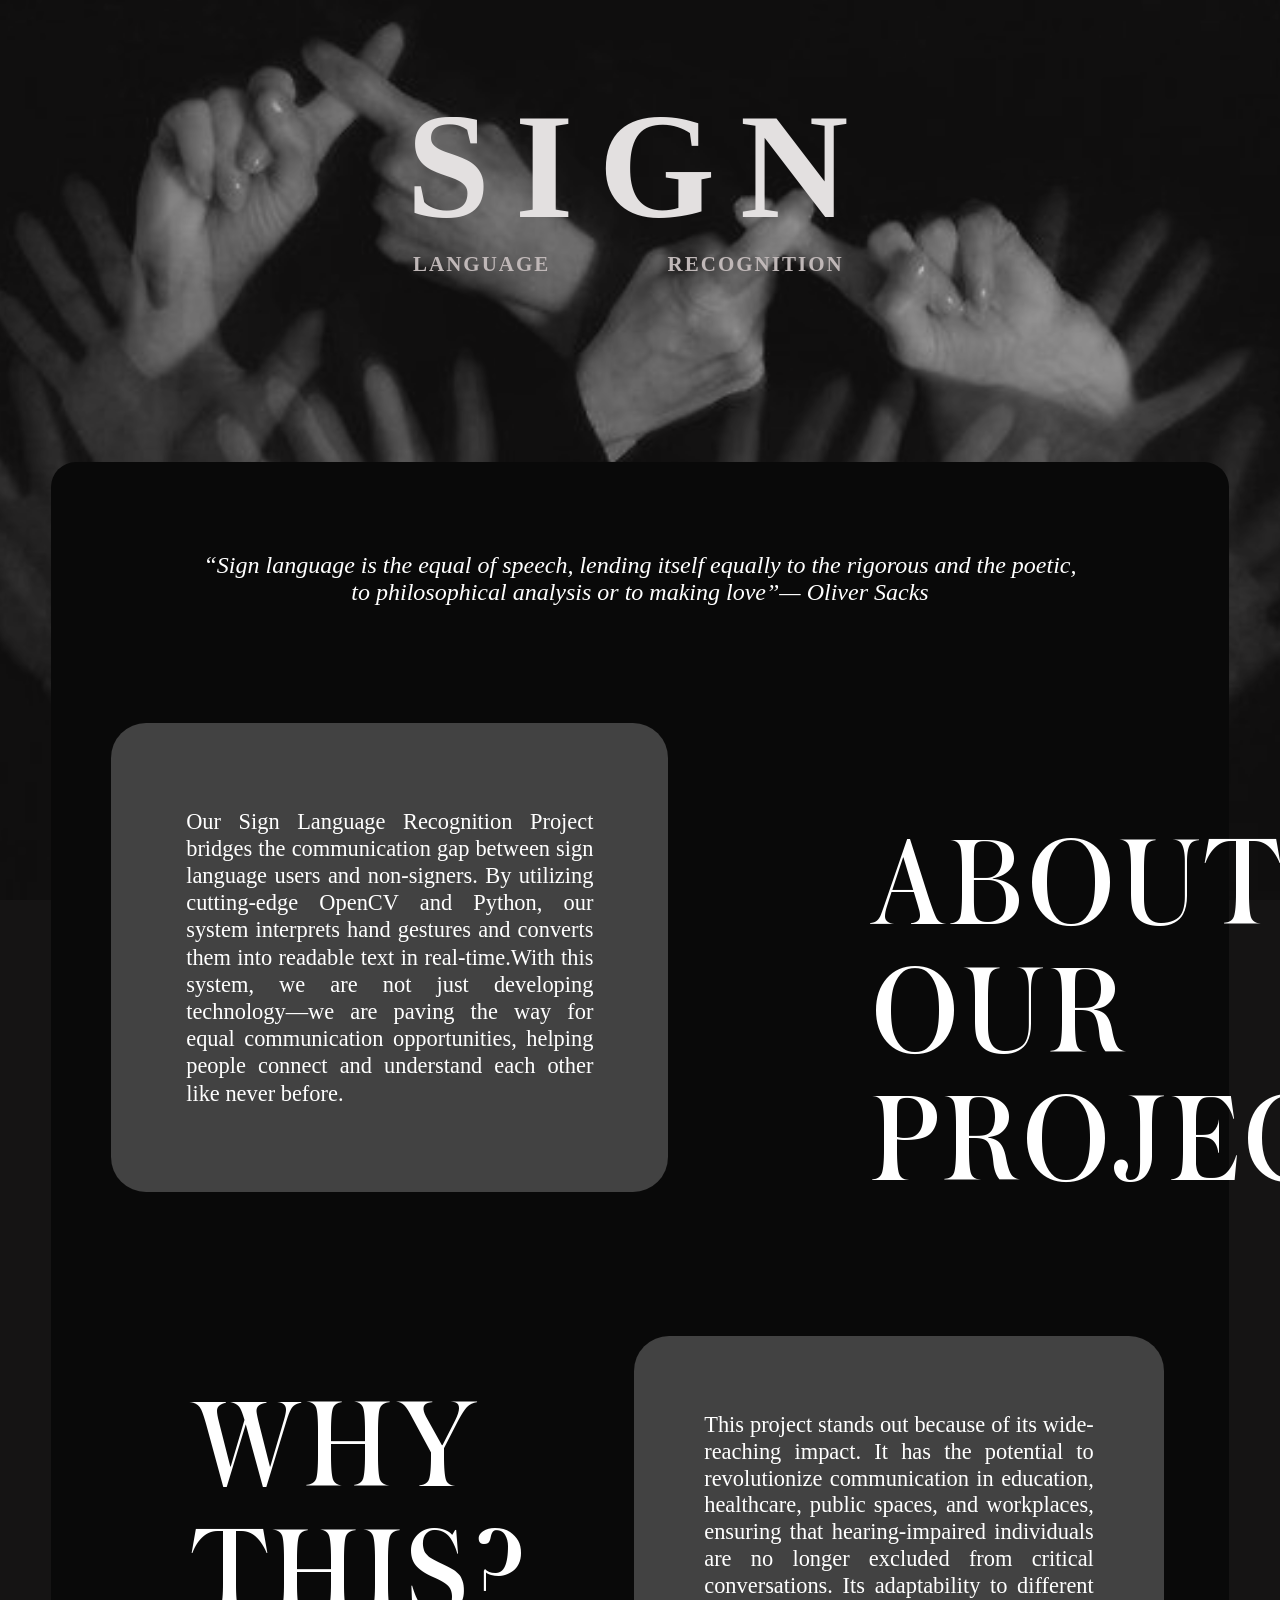
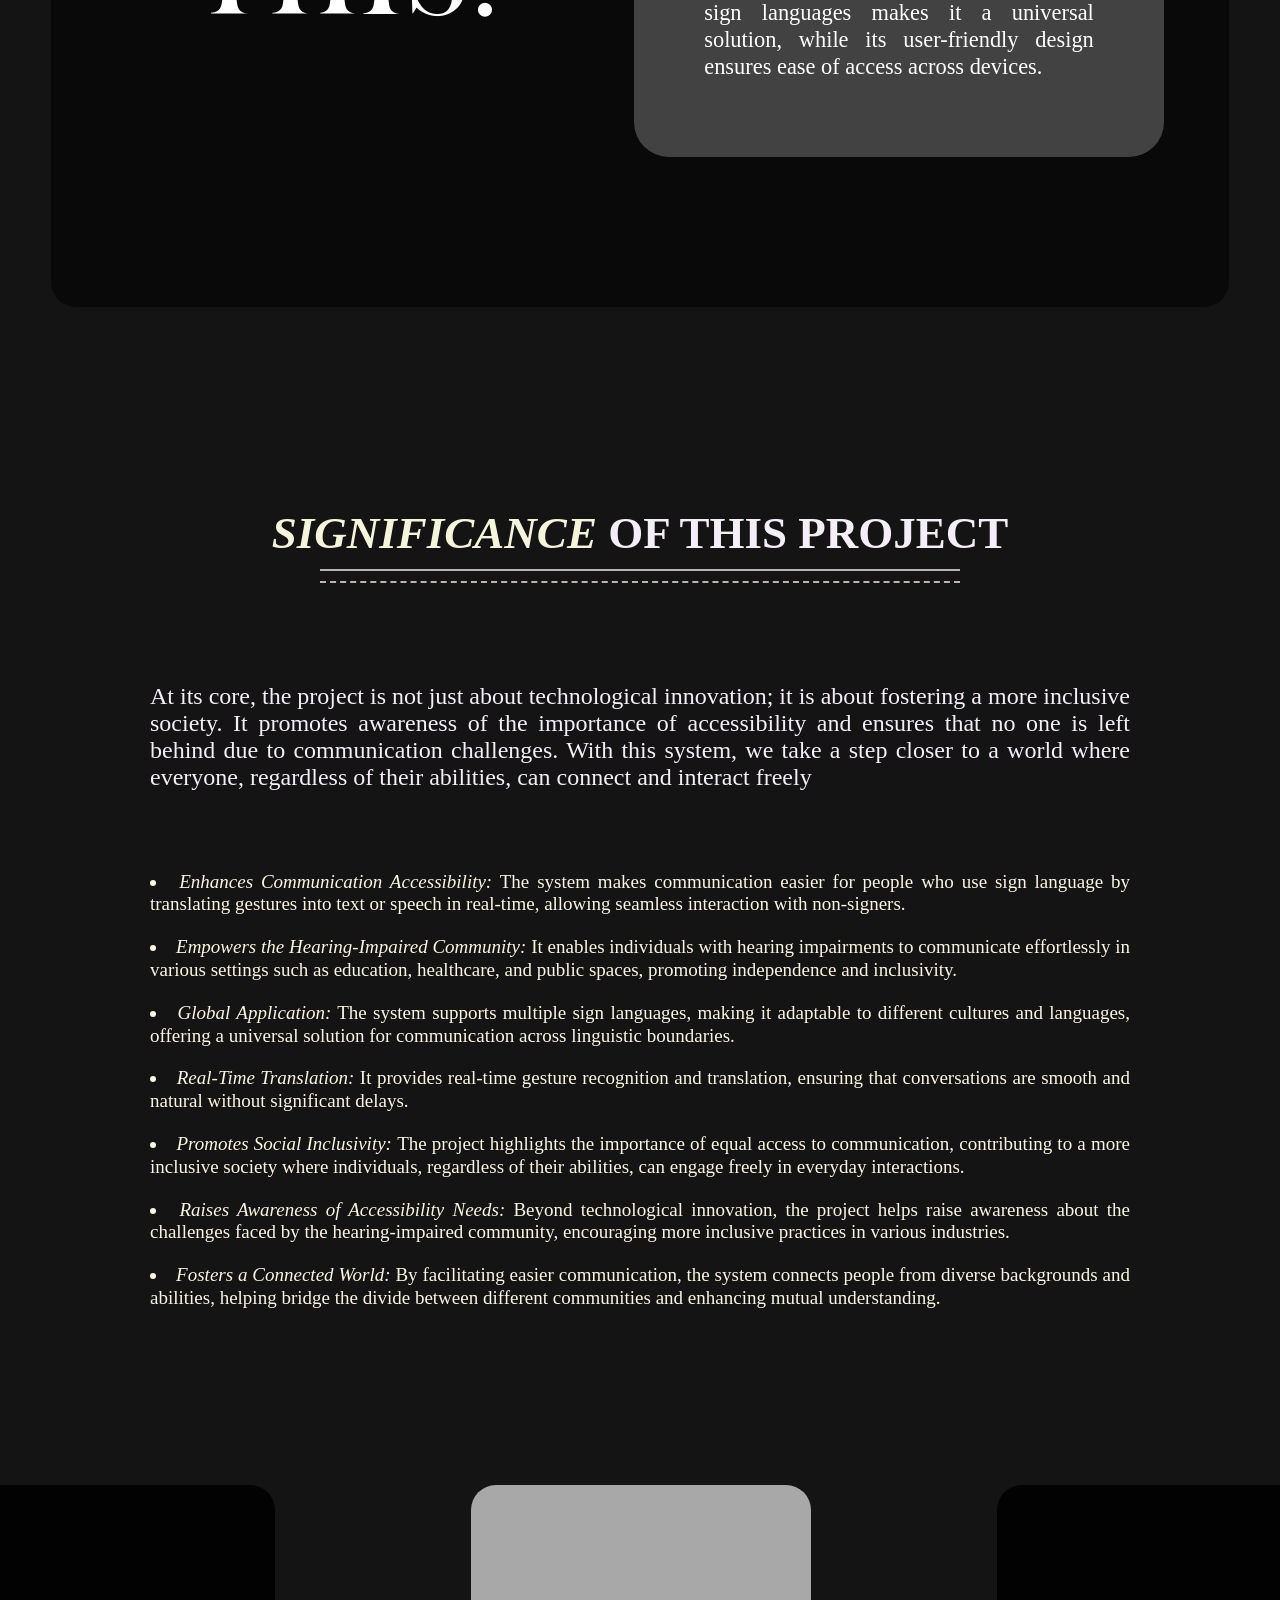
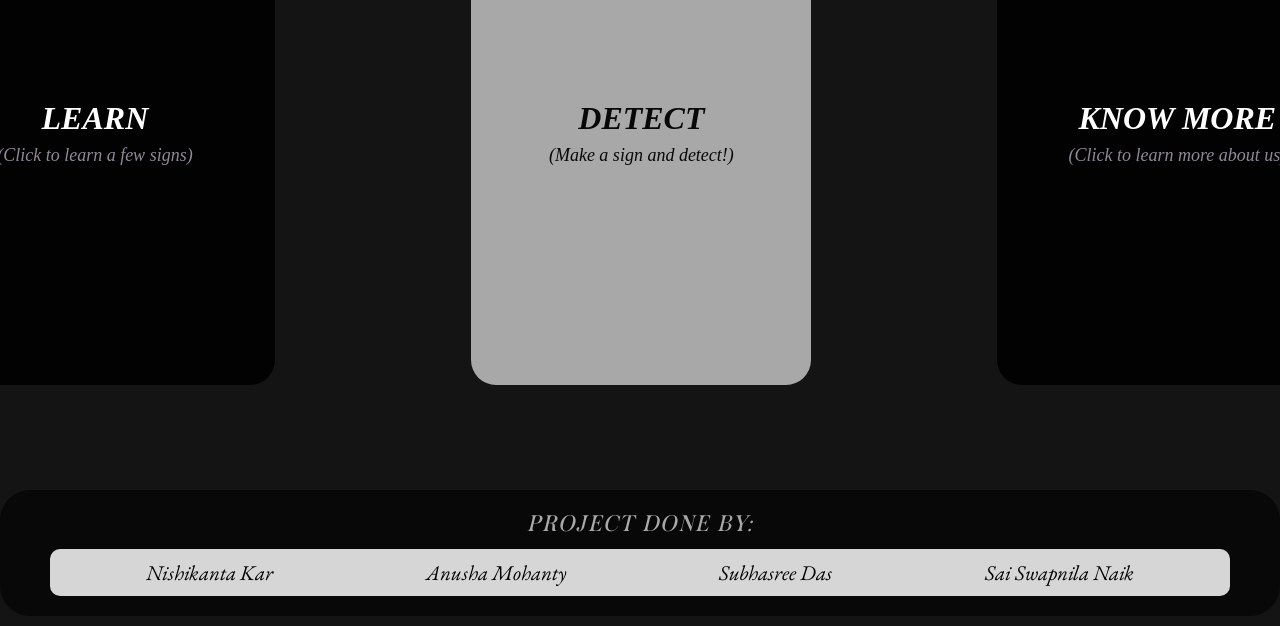
<file: index.html>
<!DOCTYPE html>
<html lang="en">
<head>
  <meta charset="UTF-8">
  <meta name="viewport" content="width=device-width, initial-scale=1.0">
  <title>Sign Language Recognition (Capstone)</title>
  <link rel="stylesheet" href="index.css">
</head>

<body>

  <section>
    <div class="title">
      <h1>SIGN</h1>
      <h4>LANGUAGE RECOGNITION</h4>
    </div>
  </section>

  <section class="box-section">
    <div class="box">
      <p class="p-one">“Sign language is the equal of speech, lending itself equally to the rigorous and the poetic,</p>
      <p class="p-two">to philosophical analysis or to making love”— Oliver Sacks</p>
      
      <div class="about-section">
        <div class="inner-box">
          <p class="about-content">Our Sign Language Recognition Project bridges the communication gap between sign language users and non-signers. By utilizing cutting-edge OpenCV and Python, our system interprets hand gestures and converts them into readable text in real-time.With this system, we are not just developing technology—we are paving the way for equal communication opportunities, helping people connect and understand each other like never before.</p>
        </div>
        <h2 class="h2-one">ABOUT OUR PROJECT</h2>
      </div>
      <div class="about-section2">
        <h2 class="h2-two">WHY THIS?</h2>
        <div class="inner-box2">
          <p class="about-content2">This project stands out because of its wide-reaching impact. It has the potential to revolutionize communication in education, healthcare, public spaces, and workplaces, ensuring that hearing-impaired individuals are no longer excluded from critical conversations. Its adaptability to different sign languages makes it a universal solution, while its user-friendly design ensures ease of access across devices.</p>
        </div>
      </div>
    </div>
  </section>
  
  <section class="significance">
    <h2 class="signi"><i style="color: beige;">SIGNIFICANCE</i> OF THIS PROJECT</h2>
    <hr class="line-one">
    <hr class="line-two">
    <p class="signi-content">At its core, the project is not just about technological innovation; it is about fostering a more inclusive society. It promotes awareness of the importance of accessibility and ensures that no one is left behind due to communication challenges. With this system, we take a step closer to a world where everyone, regardless of their abilities, can connect and interact freely</p>
    <li><i>Enhances Communication Accessibility:</i> The system makes communication easier for people who use sign language by translating gestures into text or speech in real-time, allowing seamless interaction with non-signers.</li>

    <li><i>Empowers the Hearing-Impaired Community:</i> It enables individuals with hearing impairments to communicate effortlessly in various settings such as education, healthcare, and public spaces, promoting independence and inclusivity.</li>
      
    <li><i>Global Application:</i> The system supports multiple sign languages, making it adaptable to different cultures and languages, offering a universal solution for communication across linguistic boundaries.</li>
      
    <li><i>Real-Time Translation:</i> It provides real-time gesture recognition and translation, ensuring that conversations are smooth and natural without significant delays.</li>
      
    <li><i>Promotes Social Inclusivity: </i>The project highlights the importance of equal access to communication, contributing to a more inclusive society where individuals, regardless of their abilities, can engage freely in everyday interactions.</li>
      
    <li><i>Raises Awareness of Accessibility Needs:</i> Beyond technological innovation, the project helps raise awareness about the challenges faced by the hearing-impaired community, encouraging more inclusive practices in various industries.</li>
      
    <li><i>Fosters a Connected World:</i> By facilitating easier communication, the system connects people from diverse backgrounds and abilities, helping bridge the divide between different communities and enhancing mutual understanding.</li>
  </section>

  <section class="boxes-section">
    <a href="learn.html" class="box-link">
    <div class="black-box">
      <h3><i>LEARN</i></h3>
      <p>(Click to learn a few signs)</p>
    </div>
    </a>

    <a href="detect.html" class="box-link">
    <div class="black-box">
      <h3><i>DETECT</i></h3>
      <p>(Make a sign and detect!)</p>
    </div>
    </a>

    <a href="http://www.deafanddumbsociety.org/" class="box-link">
    <div class="black-box">
      <h3><i>KNOW MORE</i></h3>
      <p>(Click to learn more about us)</p>
    </div>
    </a>
  </section>
  
  <footer class="footer-box">
    <div class="footer-content">
      <p class="footer-title">PROJECT DONE BY:</p>
      <div class="footer-names">
        <span>Nishikanta Kar</span>
        <span>Anusha Mohanty</span>
        <span>Subhasree Das</span>
        <span>Sai Swapnila Naik</span>
      </div>
    </div>
  </footer>
  
  
  

</body>
</html>
</file>
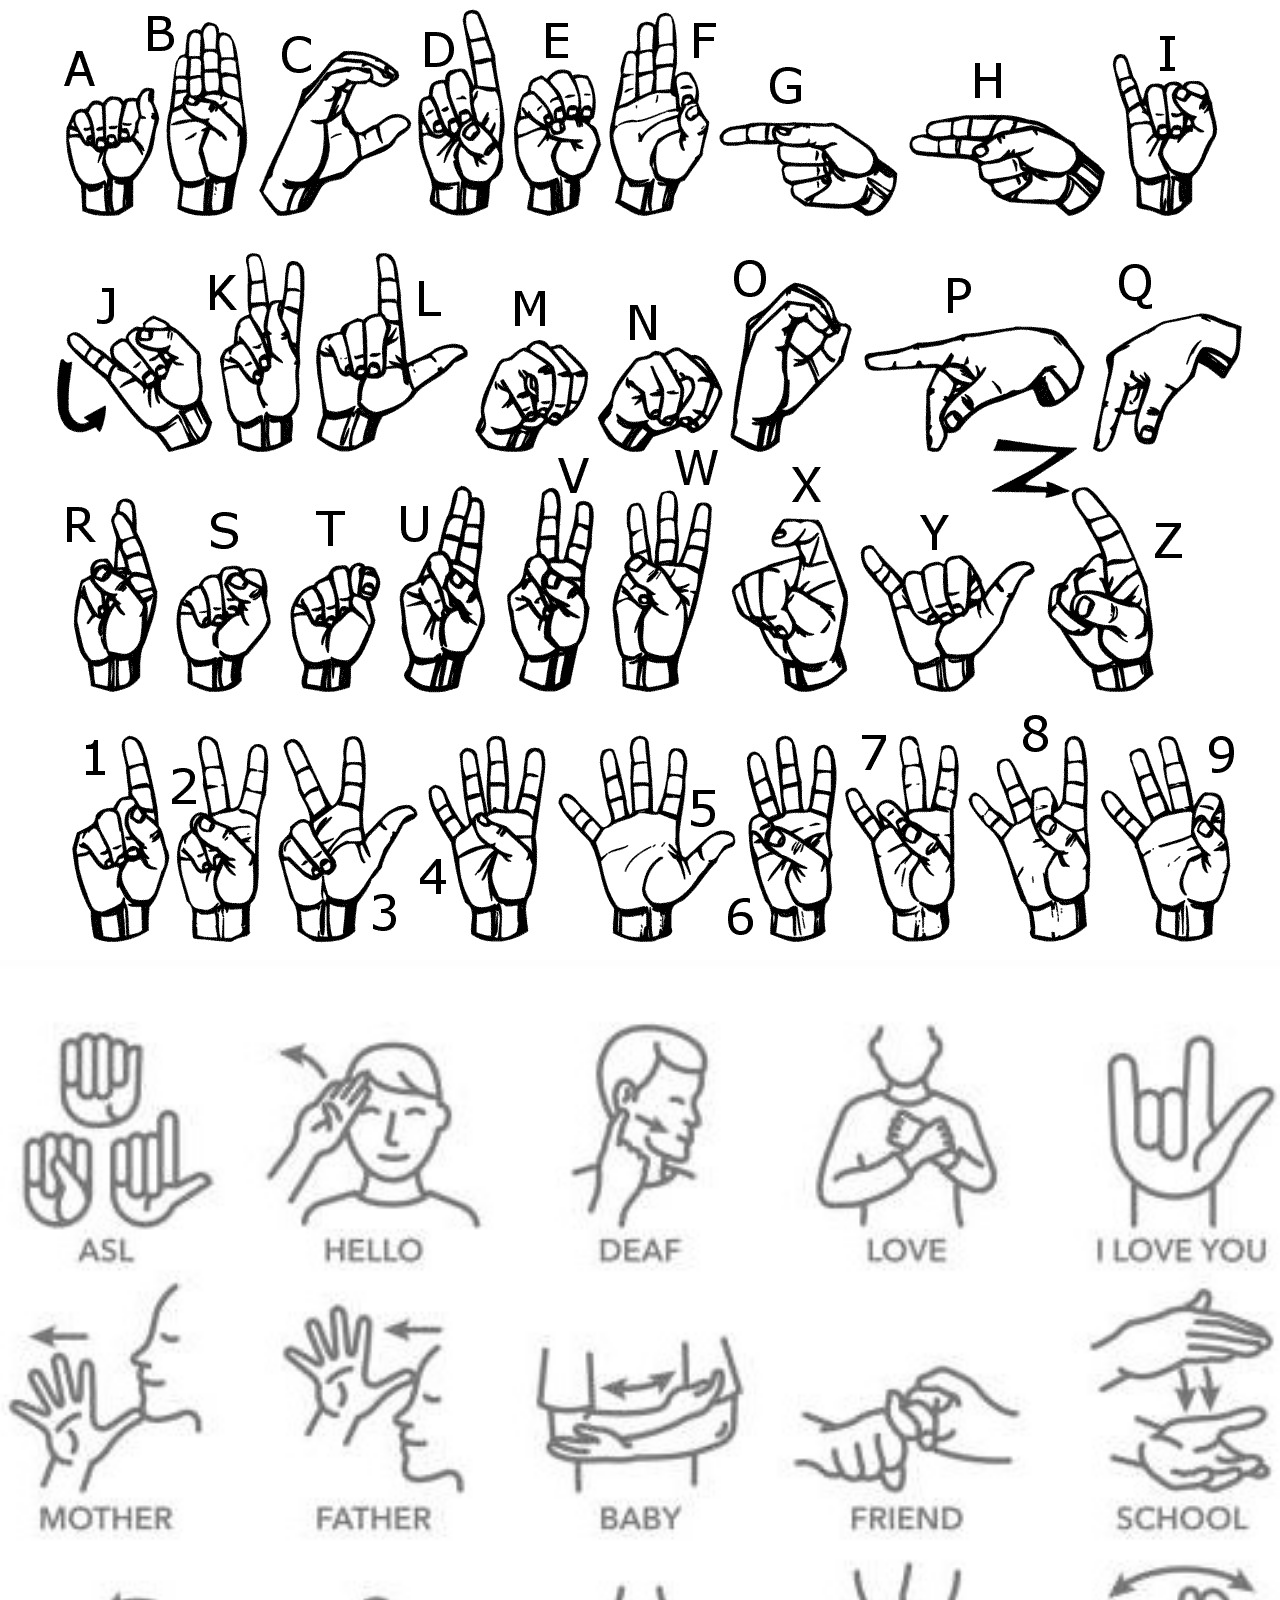
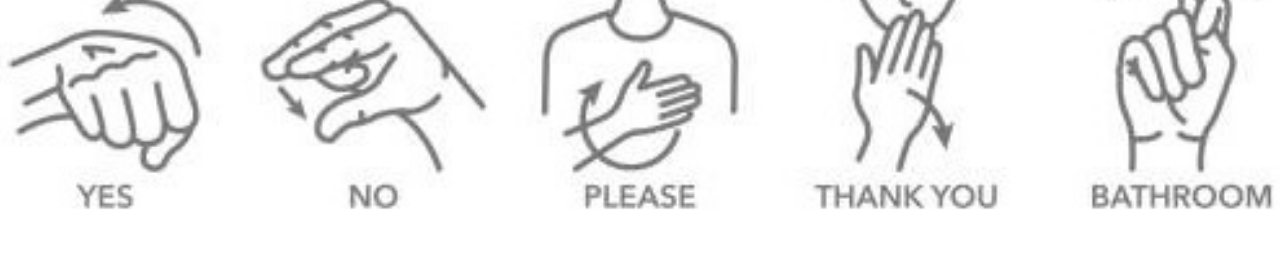
<file: learn.html>
<!DOCTYPE html>
<html lang="en">
<head>
    <meta charset="UTF-8">
    <meta name="viewport" content="width=device-width, initial-scale=1.0">
    <title>Learn</title>
    <link rel="stylesheet" href="learn.css">
</head>
<body>
    <div class="photo-container">
        <img src="photo1.jpg" alt="First Photo" class="first-photo">
        <img src="photo2.jpg" alt="Second Photo" class="second-photo">
    </div>
</body>
</html>
</file>
<file: index.css>
@import url('https://fonts.googleapis.com/css2?family=Titillium+Web:wght@200..900&family=EB+Garamond:ital,wght@0,400..800;1,400..800&display=swap');

@font-face {
  font-family: 'Austin';
  src: url('AustinCyr-Roman.woff2') format('woff2'),
       url('AustinCyr-Roman.woff') format('woff');
  font-weight: normal;
  font-style: normal;
}

@font-face {
  font-family: 'Adobe Garamond Pro';
  src: url('AGaramondPro-Regular.otf') format('otf');
  font-weight: normal;
  font-style: normal;
}

* {
  margin: 0;
  padding: 0;
  box-sizing: border-box;
  text-decoration: none;
  border: none;
  scroll-behavior: smooth;
}

:root {
  --bg-color: #080808;
  --second-bg-color: #131313;
  --text-color: white;
  --main-color: #474449;
}

html, body {
  width: 100%;
  overflow-x: hidden;
}

body {
  position: relative;
  background-image: url('sign.jpg');
  background-size: cover;
  background-position: center;
  background-repeat: no-repeat;
  background-attachment: fixed;
  background-color: var(--bg-color);
  display: flex;
  flex-direction: column;
  align-items: center;
  text-align: center;
  min-height: 100vh;
  margin: 0;
}

body::before {
  content: "";
  position: absolute;
  top: 0;
  left: 0;
  width: 100%;
  height: 100%;
  background-color: rgba(55, 52, 52, 0.273);
  z-index: -1;
}

h1 {
  font-size: 150px;
  color: rgb(227, 224, 224);
  font-family: 'Times New Roman', sans-serif;
  font-weight: 590;
  letter-spacing: 25px;
  margin-top: 80px;
  margin-bottom: 20px;
}

h4 {
  font-size: 21px;
  color: rgb(192, 184, 184);
  font-family: 'Times New Roman', serif;
  font-weight: 550;
  word-spacing: 110px;
  letter-spacing: 2px;
  padding-right: 5%;
  margin-top: -20px;
  margin-bottom: 8px;
}

.title {
  padding-bottom: 40%;
  position: relative;
}

.box-section {
  width: 100%;
  display: flex;
  justify-content: center;
  margin-top: -10px;
  flex-wrap: wrap;
}

.box {
  background-color: rgb(9, 9, 9);
  border-radius: 25px;
  padding: 100px;
  padding-top: 150px;
  padding-bottom: 150px;
  color: white;
  width: 92%;
  margin: auto;
}

p {
  font-family: 'Adobe Garamond Pro', serif;
  font-size: 24px;
  font-style: italic;
  text-align: center;
}

.p-one {
  margin-top: -60px;
  text-align: center;
}

p.about-content {
  font-style: normal;
  line-height: 1.7rem;
  font-size: 1.4rem;
  margin: 10px 0px;
  text-align: justify;
}

.inner-box {
  background: #a8a8a85b;
  border-radius: 35px;
  padding: 75px;
  margin-top: 30px;
  color: white;
  text-align: justify;
  font-family: 'EB Garamond', serif;
  font-size: 17px;
  line-height: 1.3;
  width: 57%;
  margin: 117px 0px 0px -40px;
}

.about-section h2 {
  font-family: 'Austin', serif;
  font-size: 8rem;
  line-height: 1;
  font-weight: 300;
  color: white;
  text-transform: uppercase;
  text-align: center;
  margin-top: -23rem;
  margin-bottom: 8rem;
  padding: 0px 0px 0px 720px;
  letter-spacing: 5px;
}

.about-section2 {
  display: flex;
  align-items: flex-start;
  justify-content: space-between;
  gap: 20px;
  margin-top: 50px;
  padding: 0 40px;
}

h2.h2-two {
  font-family: 'Austin', serif;
  font-size: 8rem;
  line-height: 1;
  font-weight: 300;
  color: white;
  text-transform: uppercase;
  text-align: left;
  margin: 0;
  width: 40%;
  letter-spacing: 5px;
  margin-top: 50px;
}

.inner-box2 {
  background: #a8a8a85b;
  border-radius: 35px;
  padding: 70px;
  color: white;
  text-align: justify;
  font-family: 'EB Garamond', serif;
  font-size: 17px;
  line-height: 1.6;
  width: 59%;
  margin: 0px -75px 0px 0px;
}

p.about-content2 {
  margin: 6px 0;
  font-style: normal;
  font-size: 1.4rem;
  line-height: 1.2;
  letter-spacing: normal;
  text-align: justify;
}

.significance {
  margin-top: 200px;
  font-size: 30px;
  color: #fbf6e3;
  font-style: normal;
  font-family: 'Adobe Garamond Pro', serif;
}

.signi {
  color: #f4eef8;
}

.significance p {
  margin-top: 100px;
  margin-left: 150px;
  margin-right: 150px;
  margin-bottom: 80px;
  text-align: justify;
  color: #f4eef8;
}

.line-one, .line-two {
  width: 50%;
  margin: 10px auto;
  border: none;
}

.line-one {
  border-top: 2px solid #bab3b3;
}

.line-two {
  border-top: 2px dashed #c1b2b2;
}

.signi-content {
  font-style: normal;
}

.significance li {
  margin-bottom: -60px;
  line-height: 1.2;
  font-size: 19px;
  margin-top: 80px;
  margin-left: 150px;
  margin-right: 150px;
  text-align: justify;
}

li.i {
  color: #fbf6e3;
  font-weight: 100;
}

.significance li:last-child {
  margin-bottom: 80px;
}

.boxes-section {
  display: flex;
  justify-content: center;
  gap: 1px;
  margin-top: 80px;
  padding: 15px;
  margin-bottom: 50px;
  align-items: center;
  width: 100%;
  margin-left: 210px;
}

.black-box {
  background-color: rgba(0, 0, 0, 0.91);
  color: white;
  border-radius: 25px;
  flex: 1 1 30%;
  padding: 180px;
  width: 25%;
  text-align: center;
  height: 500px;
  justify-content: center;
  display: flex;
  flex-direction: column;
  align-items: center;
  transition: transform 0.3s ease;
  box-sizing: border-box;
  flex-grow: 1;
}

.boxes-section a:nth-child(2) .black-box {
  background-color: #A8A8A8 !important;
  color: #080808;
  width: 45%;
  padding: 170px;
}

.boxes-section a:nth-child(2) .black-box p {
  color: #080808;
}

.black-box:hover {
  transform: scale(1.05);
}

.black-box h3 {
  font-size: 32px;
  margin-bottom: 20px;
  text-align: center;
  width: auto;
  white-space: nowrap;
}

.black-box p {
  font-size: 18px;
  line-height: 1.5;
  white-space: nowrap;
  overflow: visible;
  text-align: center;
  justify-content: center;
  align-items: center;
  color: #908995;
  margin-top: -15px;
}

.footer-box {
  width: 100%;
  padding: 20px 0;
  background-color: #080808;
  text-align: center;
  position: relative;
  bottom: 10px;
  margin-top: auto;
  border-radius: 30px;
  margin-top: 50px;
}

.footer-title {
  font-family: 'Austin', serif;
  font-size: 24px;
  letter-spacing: 2px; 
  margin-bottom: 10px;
  color: #A8A8A8;
}

.footer-names {
  display: flex;
  justify-content: space-around;
  align-items: center;
  background-color: #d6d6d6; 
  border-radius: 10px; 
  padding: 10px 20px;
  margin: 0 50px; 
}

.footer-names span {
  font-family: 'EB Garamond', serif;
  font-size: 21px;
  font-style: italic;
  color: black;
}
</file>
<file: learn.css>
body {
  margin: 0;
  padding: 0;
  background-color: rgb(255, 255, 255);
  display: flex;
  justify-content: center;
  align-items: flex-start; 
  flex-direction: column;
  min-height: 100vh; 
  overflow-y: scroll; 
}


.photo-container {
  width: 100%;
  display: flex;
  flex-direction: column; 
  align-items: center; 
  margin-bottom: 20px;
}

.full-page-photo {
  width: 100%;
  height: 100vh;
  object-fit: cover; 
  object-position: center; 
}

.second-photo {
  width: 55%;
  height: 100vh; 
  width: fit-content;
  object-fit: cover; 
  object-position: center; 
}
</file>
